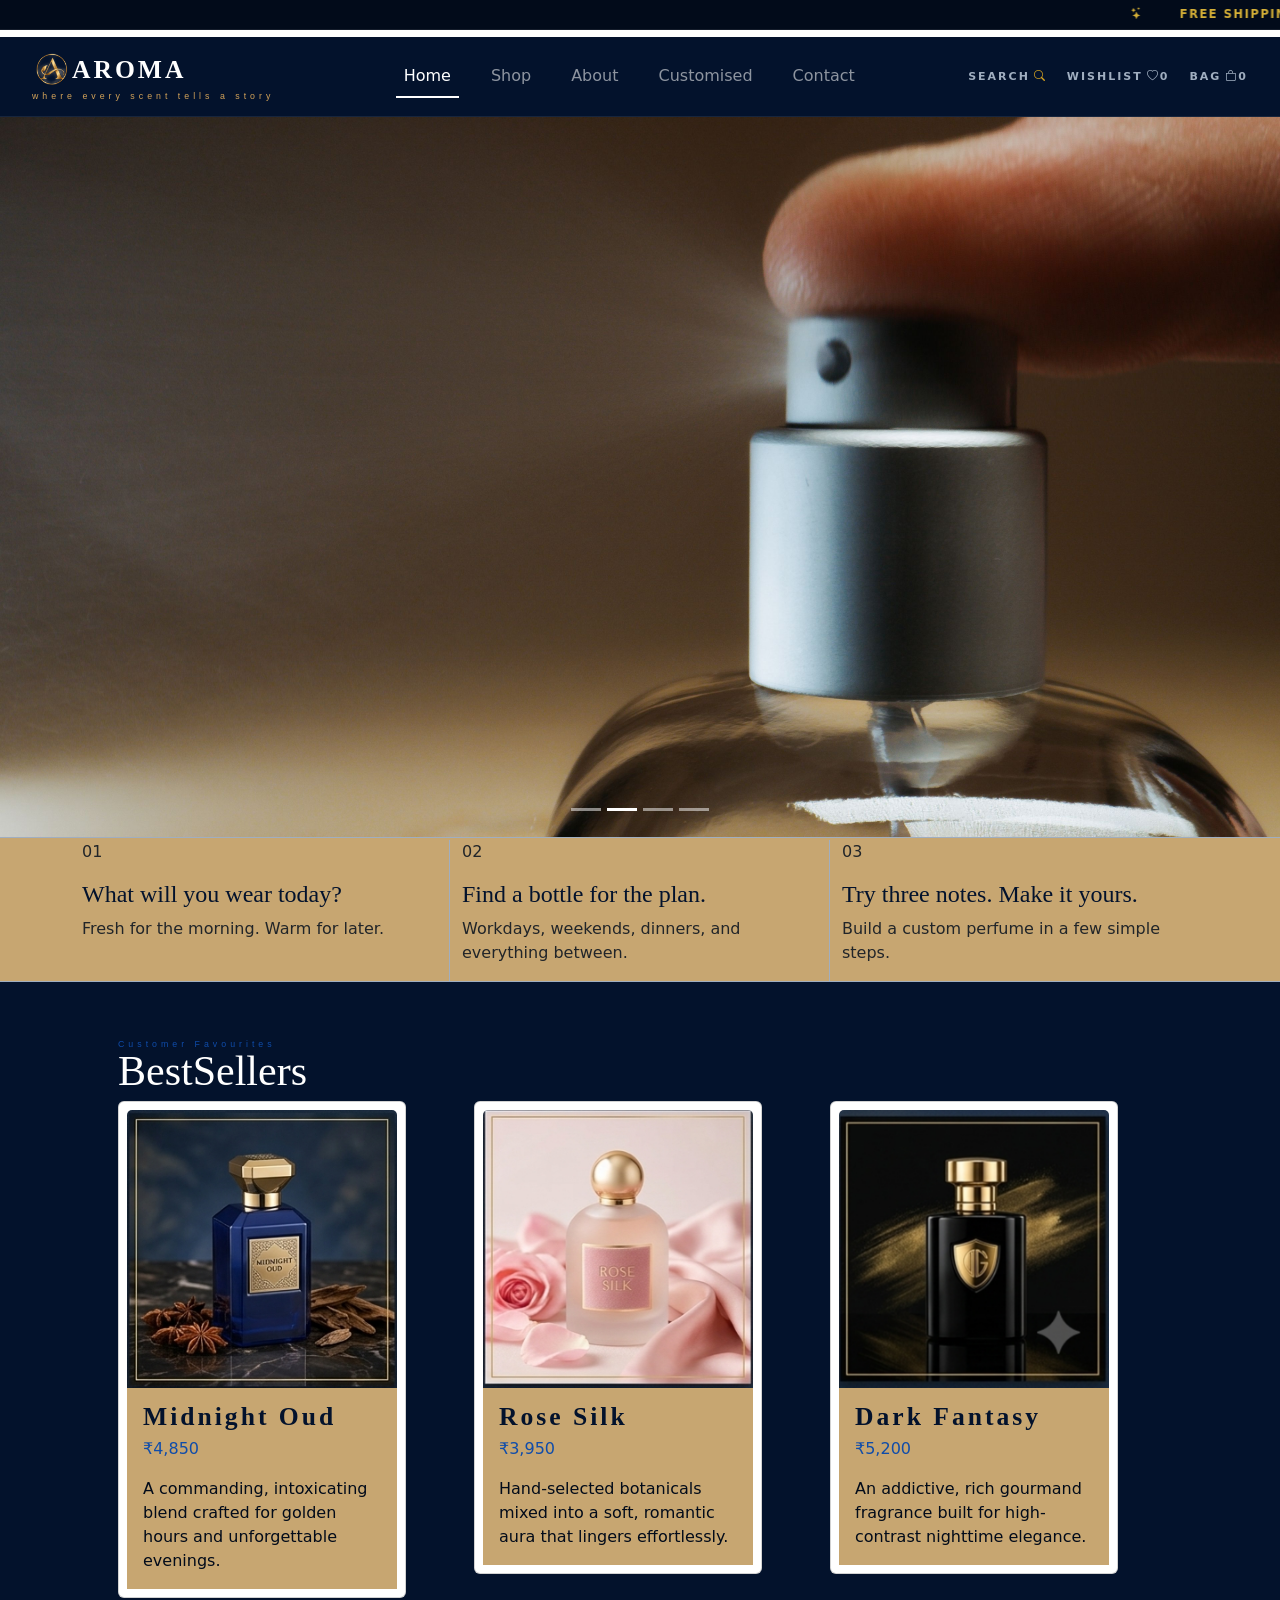
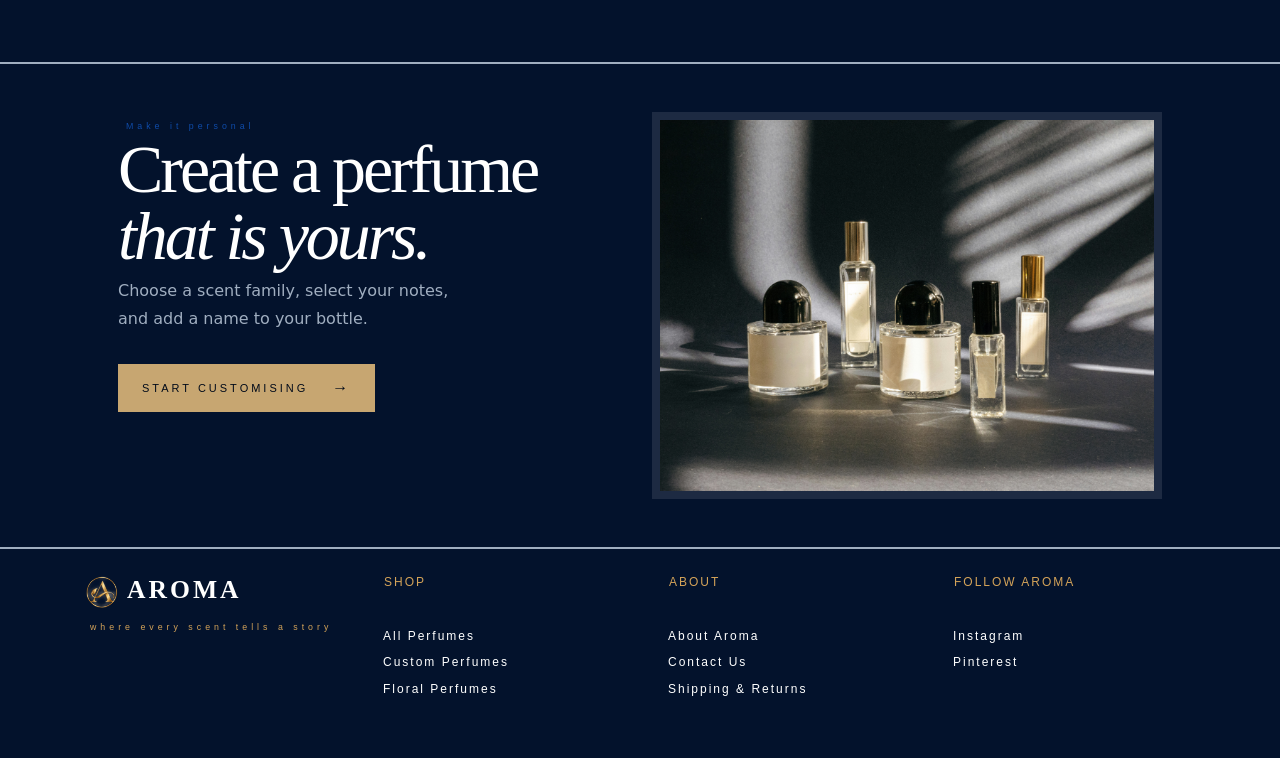
<file: index.html>
<!DOCTYPE html>
<html lang="en">

<head>
    <meta charset="UTF-8">
    <meta name="viewport" content="width=device-width, initial-scale=1.0">
    <title>Aroma Perfumes</title>
    <link href="css/style.css" rel="stylesheet">
    <link href="https://cdn.jsdelivr.net/npm/bootstrap@5.3.8/dist/css/bootstrap.min.css" rel="stylesheet"
        integrity="sha384-sRIl4kxILFvY47J16cr9ZwB07vP4J8+LH7qKQnuqkuIAvNWLzeN8tE5YBujZqJLB" crossorigin="anonymous">
    <link rel="stylesheet" href="https://cdn.jsdelivr.net/npm/bootstrap-icons@1.13.1/font/bootstrap-icons.min.css">
    <link href="https://fonts.googleapis.com/css2?family=Pinyon+Script&family=Lato:wght@400;700&display=swap"
        rel="stylesheet">

<body>
    <header>
        <marquee class="marquee">
            <i class="bi bi-stars"></i>
            <span class="mspan">FREE SHIPPING OVER &#8377;150</span>
            <i class="bi bi-stars"></i>
            <span class="mspan">COMPLIMENTARY SAMPLES WITH EVERY ORDER</span>
            <i class="bi bi-stars"></i>
            <span class="mspan">NEW ARRIVALS ARE HERE</span>
            <i class="bi bi-stars"></i>
            <span class="mspan">FREE SHIPPING OVER &#8377;150</span>
            <i class="bi bi-stars"></i>
            <span class="mspan">COMPLIMENTARY SAMPLES WITH EVERY ORDER</span>
            <i class="bi bi-stars"></i>
            <span class="mspan">NEW ARRIVALS ARE HERE</span>
        </marquee>

        <nav class="navbar navbar-expand-lg custom-navbar sticky-top" data-bs-theme="dark">
            <div class="container-fluid custom-nav-container">
                <a class="navbar-brand text-start" href="#">
                    <!-- Top Row: Logo Image + Brand Title -->
                    <div class="brand">
                        <img src="images/logo.png" alt="Aroma" width="40" height="40" class="brand-logo-img" />
                        <span class="brand-title">AROMA</span>
                    </div>

                    <!-- Bottom Row: Subtitle Underneath Both -->
                    <span class="brand-subtitle">where every scent tells a story</span>
                </a>
                <button class="navbar-toggler" type="button" data-bs-toggle="collapse"
                    data-bs-target="#navbarSupportedContent" aria-controls="navbarSupportedContent"
                    aria-expanded="false" aria-label="Toggle navigation">
                    <span class="navbar-toggler-icon"></span>
                </button>
                <div class="collapse navbar-collapse" id="navbarSupportedContent">
                    <ul class="navbar-nav">
                        <li class="nav-item">
                            <a class="nav-link active" aria-current="page" href="index.html">Home</a>
                        </li>
                        <li class="nav-item">
                            <a class="nav-link" href="shop.html">Shop</a>
                        </li>
                        <li class="nav-item">
                            <a class="nav-link" href="about.html">About</a>
                        </li>
                        <li class="nav-item">
                            <a class="nav-link" href="customized.html">Customised</a>
                        </li>
                        <li class="nav-item">
                            <a class="nav-link" href="contact.html">Contact</a>
                        </li>
                    </ul>
                    <div class="header-right">
                        <a href="#" class="header-action-link">
                            Search <i class="bi icon bi-search ms-1"></i>
                        </a>
                        <a href="#" class="header-action-link">
                            Wishlist <i class="bi bi-heart ms-1"></i><span class="badge-count">0</span>
                        </a>
                        <a href="#" class="header-action-link">
                            Bag <i class="bi bi-bag ms-1"></i><span class="badge-count">0</span>
                        </a>
                    </div>
                </div>
            </div>
        </nav>
    </header>
    <main>
        <section>
            <div id="carouselExampleIndicators" class="carousel slide" data-bs-ride="carousel">
                <div class="carousel-indicators">
                    <button type="button" data-bs-target="#carouselExampleIndicators" data-bs-slide-to="0"
                        class="active" aria-current="true" aria-label="Slide 1"></button>
                    <button type="button" data-bs-target="#carouselExampleIndicators" data-bs-slide-to="1"
                        aria-label="Slide 2"></button>
                    <button type="button" data-bs-target="#carouselExampleIndicators" data-bs-slide-to="2"
                        aria-label="Slide 3"></button>
                    <button type="button" data-bs-target="#carouselExampleIndicators" data-bs-slide-to="3"
                        aria-label="Slide 4"></button>
                </div>
                <div class="carousel-inner">
                    <div class="carousel-item active" data-bs-interval="1500">
                        <img src="images/slider 4.jpg" class="d-block w-100">
                    </div>
                    <div class="carousel-item" data-bs-interval="1500">
                        <img src="images/slider 2.jpg" class="d-block w-100">
                    </div>
                    <div class="carousel-item" data-bs-interval="1500">
                        <img src="images/slider 3.jpg" class="d-block w-100">
                    </div>
                    <div class="carousel-item" data-bs-interval="1500">
                        <img src="images/slider 1.jpg" class="d-block w-100">
                    </div>
                </div>
            </div>
        </section>
        <section class=" custom_section">
            <div class="container">
                <div class="row">
                    <div class="col-md-4 custom_column cust_col ">
                        <p>01</p>
                        <h4>What will you wear today?</h4>
                        <p>Fresh for the morning. Warm for later.</p>
                    </div>
                    <div class="col-md-4 custom_column cust_col">
                        <p>02</p>
                        <h4>Find a bottle for the plan.</h4>
                        <p>Workdays, weekends, dinners, and everything between.</p>
                    </div>
                    <div class="col-md-4 cust_col">
                        <p>03</p>
                        <h4>Try three notes. Make it yours.</h4>
                        <p>Build a custom perfume in a few simple steps.</p>
                    </div>
                </div>
            </div>
        </section>

        <section class="bestsellers_section">
            <div class="container p-5">
                <div class="row">
                    <span class="hero-subtitle">Customer Favourites</span>
                    <h4 class="bestsellers_title mb-2">BestSellers</h4>
                    <div class="col-md-4">
                        <div class="card perfume-card mb-3" style="width: 18rem;">
                            <img src="images/Midnight Oud.png" class="card-img-top" alt="card1">
                            <div class="card-body">
                                <h5 class="card-title">Midnight Oud  </h5><p> &#8377;4,850</p>
                                <p class="card-text">A commanding, intoxicating blend crafted for golden hours and unforgettable evenings.</p>
                            </div>
                        </div>
                    </div>
                    <div class="col-md-4">
                        <div class="card perfume-card mb-3" style="width: 18rem;">
                            <img src="images/Rose Silk.png" class="card-img-top" alt="card2">
                            <div class="card-body">
                                <h5 class="card-title">Rose Silk  </h5><p>&#8377;3,950</p>
                                <p class="card-text">Hand-selected botanicals mixed into a soft, romantic aura that lingers effortlessly.</p>
                            </div>
                        </div>
                    </div>
                    <div class="col-md-4">
                        <div class="card perfume-card mb-3" style="width: 18rem;">
                            <img src="images/black.png" class="card-img-top" alt="card3">
                            <div class="card-body">
                                <h5 class="card-title">Dark Fantasy  </h5><p>&#8377;5,200</p>
                                <p class="card-text">An addictive, rich gourmand fragrance built for high-contrast nighttime elegance.</p>
                            </div>
                        </div>
                    </div>
        </section>

        <section class="customised_section">
            <div class="container p-5">
                <div class="row">
                    <div class="col-md-6">
                        <span class="hero-subtitle">Make it personal</span>
                        <h4 class="customised_h4">Create a perfume <br> <span class="italic-text">that is yours.</span></h4>
                        <p>Choose a scent family, select your notes, and add a name to your bottle.</p>
                        <a href="customized.html" class="button button-ivory" href="customized.html">START CUSTOMISING<span class="arrow">&rarr;</span></a>
                    </div>
                    <div class="col-md-6">
                        <img src="images/Customised.jpg" class="img-fluid customised_img"/>
                    </div>
                </div>
        </section>
    </main>
    <footer>
        <section class="footer-section p-4">
            <div class="container">
                <div class="row">
                    <div class="col-md-3">
                        <div class="footer-brand">
                            <img src="images/logo.png" alt="Aroma" width="40" height="40" class="brand-logo-img" />
                            <span class="footer-brand-title">AROMA</span>
                        </div>

                        <span class="brand-subtitle">where every scent tells a story</span>
                    </div>
                    <div class="col-md-3 ">
                        <p class= "footerp">   SHOP</p>
                        <ul class="footer-list list-unstyled p-3">
                            <a href="shop.html" class="anchor" target="_blank"><li>All Perfumes</li></a>
                            <a href="customized.html" class="anchor" target="_blank"><li>Custom Perfumes</li></a>
                            <a><li>Floral Perfumes</li></a>
                        </ul>
                    </div>
                    <div class="col-md-3">
                        <p class= "footerp">   ABOUT</p>
                        <ul class="footer-list list-unstyled p-3">
                            <a href="about.html" class="anchor" target="_blank"><li>About Aroma</li></a>
                            <a href="contact.html" class="anchor" target="_blank"><li>Contact Us</li></a>
                            <a><li>Shipping & Returns</li></a>
                        </ul>
                    </div>
                    <div class="col-md-3">
                        <p class= "footerp">   FOLLOW AROMA</p>
                        <ul class="footer-list list-unstyled p-3">
                            <a href="https://www.instagram.com" class="anchor" target="_blank"><li>Instagram</li></a>
                            <a href="https://www.pinterest.com" class="anchor" target="_blank"><li>Pinterest</li></a>
                        </ul>
                    </div>
                </div>
            </div>
        </section>
    </footer>
    <script src="https://cdn.jsdelivr.net/npm/bootstrap@5.3.8/dist/js/bootstrap.bundle.min.js"
        integrity="sha384-FKyoEForCGlyvwx9Hj09JcYn3nv7wiPVlz7YYwJrWVcXK/BmnVDxM+D2scQbITxI"
        crossorigin="anonymous"></script>
</body>

</html>
</file>
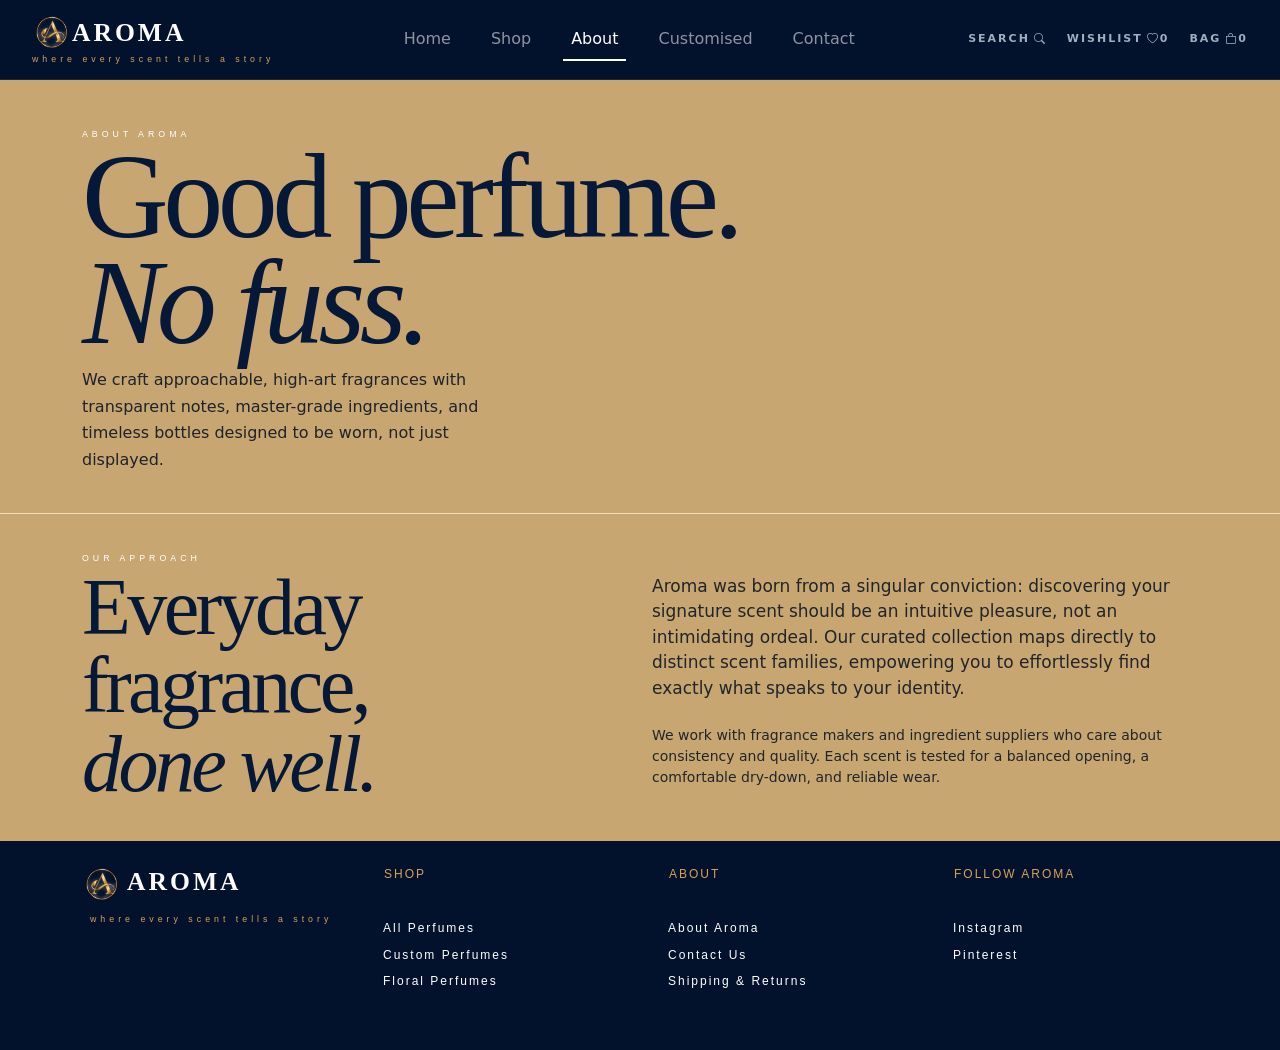
<file: about.html>
<!DOCTYPE html>
<html lang="en">
<head>
    <meta charset="UTF-8">
    <meta name="viewport" content="width=device-width, initial-scale=1.0">
    <title>About</title>
     <link href="css/style.css" rel="stylesheet">
     <link href="css/about.css" rel="stylesheet">
    <link href="https://cdn.jsdelivr.net/npm/bootstrap@5.3.8/dist/css/bootstrap.min.css" rel="stylesheet" integrity="sha384-sRIl4kxILFvY47J16cr9ZwB07vP4J8+LH7qKQnuqkuIAvNWLzeN8tE5YBujZqJLB" crossorigin="anonymous">
    <link rel="stylesheet" href="https://cdn.jsdelivr.net/npm/bootstrap-icons@1.13.1/font/bootstrap-icons.min.css">
    <link href="https://fonts.googleapis.com/css2?family=Pinyon+Script&family=Lato:wght@400;700&display=swap" rel="stylesheet">
</head>
<body>
    <header>
        <nav class="navbar navbar-expand-lg custom-navbar sticky-top" data-bs-theme="dark">
            <div class="container-fluid custom-nav-container">
                <a class="navbar-brand text-start" href="#">
                <!-- Top Row: Logo Image + Brand Title -->
                <div class="brand">
                    <img src="images/logo.png" alt="Aroma" width="40" height="40" class="brand-logo-img" />
                    <span class="brand-title">AROMA</span>
                </div>
                
                <!-- Bottom Row: Subtitle Underneath Both -->
                <span class="brand-subtitle">where every scent tells a story</span>
                </a>
                <button class="navbar-toggler" type="button" data-bs-toggle="collapse"
                    data-bs-target="#navbarSupportedContent" aria-controls="navbarSupportedContent"
                    aria-expanded="false" aria-label="Toggle navigation">
                    <span class="navbar-toggler-icon"></span>
                </button>
                <div class="collapse navbar-collapse" id="navbarSupportedContent">
                    <ul class="navbar-nav">
                        <li class="nav-item">
                            <a class="nav-link" aria-current="page" href="index.html">Home</a>
                        </li>
                        <li class="nav-item">
                            <a class="nav-link" href="shop.html">Shop</a>
                        </li>
                        <li class="nav-item">
                            <a class="nav-link active" href="about.html">About</a>
                        </li>
                        <li class="nav-item">
                            <a class="nav-link" href="customized.html">Customised</a>
                        </li>
                        <li class="nav-item">
                            <a class="nav-link" href="contact.html">Contact</a>
                        </li>
                    </ul>
                    <div class="header-right">
                    <a href="#" class="header-action-link">
                        Search <i class="bi bi-search ms-1"></i>
                    </a>
                    <a href="#" class="header-action-link">
                        Wishlist <i class="bi bi-heart ms-1"></i><span class="badge-count">0</span>
                    </a>
                    <a href="#" class="header-action-link">
                        Bag <i class="bi bi-bag ms-1"></i><span class="badge-count">0</span>
                    </a>
                    </div>
                </div>
            </div>
        </nav>
    </header>
    <main>
         <section class="about-section">
            <div class="container abt-container">
                <div class="row">
                    <div class="col-md-12">
                        <span class="about-subtitle">ABOUT AROMA</span>
                        <h1 class="about_h4">Good perfume.<br><span class="italic-text">No fuss.</span></h1>
                        <p>We craft approachable, high-art fragrances with transparent notes, master-grade ingredients, and timeless bottles designed to be worn, not just displayed.</p>
                    </div>
                </div>
                </div>
                </section>
                <section class="approach-section">
                    <div class="container apprch-container">
                        <div class="row">
                            <div class="col-md-6">
                                <span class="approach-subtitle">OUR APPROACH</span>
                                <h2 class="approach-title">
                                    Everyday <br> fragrance,<br>
                                    <span class="italic-text">done well.</span>
                                 </h2>

                            </div>
                            <div class="col-md-6 apprch-para">
                                <p class="mb-4 para1">Aroma was born from a singular conviction: discovering your signature scent should be an intuitive pleasure, not an intimidating ordeal. Our curated collection maps directly to distinct scent families, empowering you to effortlessly find exactly what speaks to your identity.</p>

                                <p class="para2">We work with fragrance makers and ingredient suppliers who care about consistency and quality. Each scent is tested for a balanced opening, a comfortable dry-down, and reliable wear.</p>
                            </div>
                        </div>
                    </div>
                </section>
    </main>
    <footer>
        <section class="footer-section p-4">
            <div class="container">
                <div class="row">
                    <div class="col-md-3">
                        <div class="footer-brand">
                            <img src="images/logo.png" alt="Aroma" width="40" height="40" class="brand-logo-img" />
                            <span class="footer-brand-title">AROMA</span>
                        </div>

                        <span class="brand-subtitle">where every scent tells a story</span>
                    </div>
                    <div class="col-md-3 ">
                        <p class= "footerp">   SHOP</p>
                        <ul class="footer-list list-unstyled p-3">
                            <a href="shop.html" class="anchor" target="_blank"><li>All Perfumes</li></a>
                            <a href="customized.html" class="anchor" target="_blank"><li>Custom Perfumes</li></a>
                            <a><li>Floral Perfumes</li></a>
                        </ul>
                    </div>
                    <div class="col-md-3">
                        <p class= "footerp">   ABOUT</p>
                        <ul class="footer-list list-unstyled p-3">
                            <a href="about.html" class="anchor" target="_blank"><li>About Aroma</li></a>
                            <a href="contact.html" class="anchor" target="_blank"><li>Contact Us</li></a>
                            <a><li>Shipping & Returns</li></a>
                        </ul>
                    </div>
                    <div class="col-md-3">
                        <p class= "footerp">   FOLLOW AROMA</p>
                        <ul class="footer-list list-unstyled p-3">
                            <a href="https://www.instagram.com" class="anchor" target="_blank"><li>Instagram</li></a>
                            <a href="https://www.pinterest.com" class="anchor" target="_blank"><li>Pinterest</li></a>
                        </ul>
                    </div>
                </div>
            </div>
        </section>
    </footer>
    <script src="https://cdn.jsdelivr.net/npm/bootstrap@5.3.8/dist/js/bootstrap.bundle.min.js" integrity="sha384-FKyoEForCGlyvwx9Hj09JcYn3nv7wiPVlz7YYwJrWVcXK/BmnVDxM+D2scQbITxI" crossorigin="anonymous"></script>
</body>
</html>
</file>
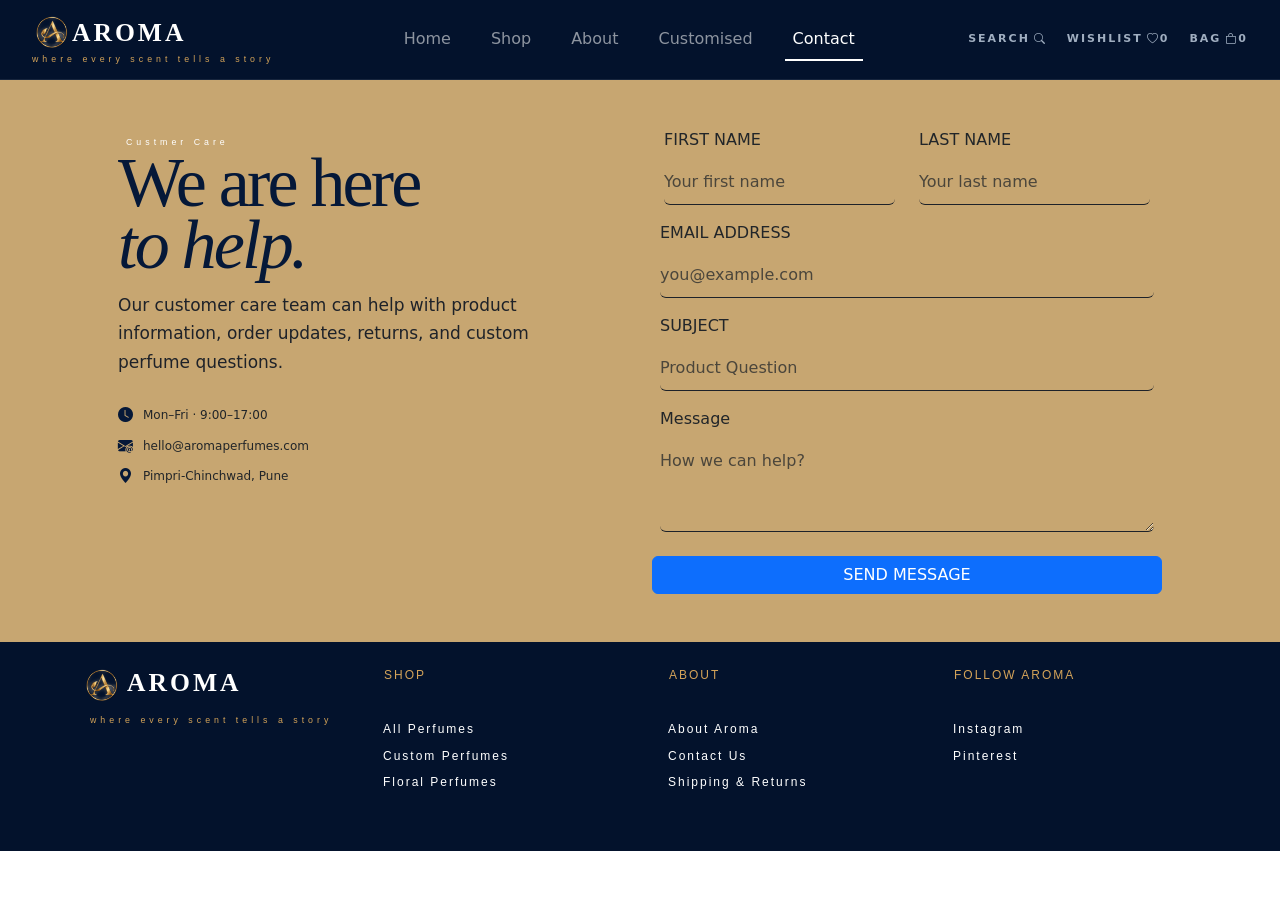
<file: contact.html>
<!DOCTYPE html>
<html lang="en">

<head>
    <meta charset="UTF-8">
    <meta name="viewport" content="width=device-width, initial-scale=1.0">
    <title>Contact</title>
    <link href="css/style.css" rel="stylesheet">
    <link href="css/contact.css" rel="stylesheet">
    <link href="https://cdn.jsdelivr.net/npm/bootstrap@5.3.8/dist/css/bootstrap.min.css" rel="stylesheet"
        integrity="sha384-sRIl4kxILFvY47J16cr9ZwB07vP4J8+LH7qKQnuqkuIAvNWLzeN8tE5YBujZqJLB" crossorigin="anonymous">
    <link rel="stylesheet" href="https://cdn.jsdelivr.net/npm/bootstrap-icons@1.13.1/font/bootstrap-icons.min.css">
    <link href="https://fonts.googleapis.com/css2?family=Pinyon+Script&family=Lato:wght@400;700&display=swap"
        rel="stylesheet">
</head>

<body class="body-footer">
    <header>
        <nav class="navbar navbar-expand-lg custom-navbar sticky-top" data-bs-theme="dark">
            <div class="container-fluid custom-nav-container">
                <a class="navbar-brand text-start" href="#">
                    <!-- Top Row: Logo Image + Brand Title -->
                    <div class="brand">
                        <img src="images/logo.png" alt="Aroma" width="40" height="40" class="brand-logo-img" />
                        <span class="brand-title">AROMA</span>
                    </div>

                    <!-- Bottom Row: Subtitle Underneath Both -->
                    <span class="brand-subtitle">where every scent tells a story</span>
                </a>
                <button class="navbar-toggler" type="button" data-bs-toggle="collapse"
                    data-bs-target="#navbarSupportedContent" aria-controls="navbarSupportedContent"
                    aria-expanded="false" aria-label="Toggle navigation">
                    <span class="navbar-toggler-icon"></span>
                </button>
                <div class="collapse navbar-collapse" id="navbarSupportedContent">
                    <ul class="navbar-nav">
                        <li class="nav-item">
                            <a class="nav-link " aria-current="page" href="index.html">Home</a>
                        </li>
                        <li class="nav-item">
                            <a class="nav-link" href="shop.html">Shop</a>
                        </li>
                        <li class="nav-item">
                            <a class="nav-link" href="about.html">About</a>
                        </li>
                        <li class="nav-item">
                            <a class="nav-link" href="customized.html">Customised</a>
                        </li>
                        <li class="nav-item">
                            <a class="nav-link active" href="contact.html">Contact</a>
                        </li>
                    </ul>
                    <div class="header-right">
                        <a href="#" class="header-action-link">
                            Search <i class="bi bi-search ms-1"></i>
                        </a>
                        <a href="#" class="header-action-link">
                            Wishlist <i class="bi bi-heart ms-1"></i><span class="badge-count">0</span>
                        </a>
                        <a href="#" class="header-action-link">
                            Bag <i class="bi bi-bag ms-1"></i><span class="badge-count">0</span>
                        </a>
                    </div>
                </div>
            </div>
        </nav>
    </header>
    <main>
        <section class="contact-section">
            <div class="container p-5">
                <div class="row">
                    <div class="col-md-6 mb-3">
                        <span class="contact-subtitle">Custmer Care</span>
                        <h2 class="contact_h2">We are here<br><span class="italic-text"> to help.</span></h2>
                        <p>Our customer care team can help with product information, order updates, returns, and custom
                            perfume questions.</p>
                        <span class="c_details mb-2"><i class="bi symbols bi-clock-fill"></i> Mon–Fri ·
                            9:00–17:00</span>
                        <span class="c_details mb-2"><i class="bi symbols bi-envelope-at-fill"></i>
                            hello@aromaperfumes.com</span>
                        <span class="c_details mb-2"><i class="bi symbols bi-geo-alt-fill"></i> Pimpri-Chinchwad,
                            Pune</span>
                    </div>
                    <div class="col-md-6">
                        <form class="contact-form" onsubmit="return validate()">
                            <div class="container">
                                <div class="row">
                                    <div class="col-md-6">
                                        <div class="mb-2">
                                            <label for="f_name" class="form-label">FIRST NAME</label>
                                            <input type="text" class="form-control" id="f_name"
                                                placeholder="Your first name">
                                            <span class="text-danger" id="f_nameerror"></span>
                                        </div>
                                    </div>
                                    <div class="col-md-6">
                                        <div class="mb-2">
                                            <label for="l_name" class="form-label">LAST NAME</label>
                                            <input type="text" class="form-control" id="l_name"
                                                placeholder="Your last name">
                                            <span class="text-danger" id="l_nameerror"></span>
                                        </div>
                                    </div>
                                </div>
                            </div>
                            <div class=" p-2">
                                <label for="email" class="form-label">EMAIL ADDRESS</label>
                                <input type="email" class="form-control" id="email" placeholder="you@example.com">
                                <span class="text-danger" id="emailerror"></span>
                            </div>
                            <div class=" p-2">
                                <label for="subject" class="form-label">SUBJECT</label>
                                <input type="text" class="form-control" id="subject" placeholder="Product Question">
                                <span class="text-danger" id="subjecterror"></span>
                            </div>
                            <div class="mb-3 p-2">
                                <label class="mb-2" for="message" class="form-label mb-1">Message</label>
                                <br>
                                <textarea id="message" name="message" class="form-control" rows="3"
                                    placeholder="How we can help?"></textarea>
                                <span class="text-danger" id="msgerror"></span>
                            </div>
                            <button type="submit" class="btn btn-primary w-100">
                                SEND MESSAGE
                            </button>
                        </form>
                    </div>
                </div>
            </div>
        </section>
        <script>
            function validate() {
                //Get form values
                const f_name = document.getElementById("f_name").value.trim();
                const l_name = document.getElementById("l_name").value.trim();
                const email = document.getElementById("email").value.trim();
                const subject = document.getElementById("subject").value.trim();
                const message = document.getElementById("message").value.trim();

                //Error Spans
                const f_nameerror = document.getElementById("f_nameerror");
                const l_nameerror = document.getElementById("l_nameerror");
                const emailerror = document.getElementById("emailerror");
                const subjecterror = document.getElementById("subjecterror");
                const msgerror = document.getElementById("msgerror");

                //Clean previous messages
                f_nameerror.textContent = "";
                l_nameerror.textContent = "";
                emailerror.textContent = "";
                subjecterror.textContent = "";
                msgerror.textContent = "";

                let isvalid = true;

                //Validate fields
                //f_name
                if (f_name === "") {
                    f_nameerror.textContent = "Please enter your first name.";
                    isvalid = false;
                }
                else if (f_name.length < 3) {
                    f_nameerror.textContent = "Please enter at least 3 characters."
                    isvalid = false;
                }

                //l_name
                if (l_name === "") {
                    l_nameerror.textContent = "Please enter your last name.";
                    isvalid = false;
                }
                else if (l_name.length < 3) {
                    l_nameerror.textContent = "Please enter at least 3 characters."
                    isvalid = false;
                }

                //email
                if (email === "") {
                    emailerror.textContent = "Please enter your email.";
                    isvalid = false;
                }
                else if (!/^[a-zA-Z0-9._%+-]+@[a-zA-Z0-9.-]+\.[a-zA-Z]{2,}$/.test(email)) {
                    emailerror.textContent = "Please enter a valid email.";
                    isvalid = false;
                }

                //subject
                if (subject === "") {
                    subjecterror.textContent = "Please enter your subject.";
                    isvalid = false;
                }

                //message
                if (message === "") {
                    msgerror.textContent = "Please enter the message.";
                    isvalid = false;
                }

                if (isvalid) {
                    alert("Message Sent Successfully");
                }

                return isvalid;
            }
        </script>
    </main>
    <footer>
        <section class="footer-section p-4">
            <div class="container">
                <div class="row">
                    <div class="col-md-3">
                        <div class="footer-brand">
                            <img src="images/logo.png" alt="Aroma" width="40" height="40" class="brand-logo-img" />
                            <span class="footer-brand-title">AROMA</span>
                        </div>

                        <span class="brand-subtitle">where every scent tells a story</span>
                    </div>
                    <div class="col-md-3 ">
                        <p class="footerp"> SHOP</p>
                        <ul class="footer-list list-unstyled p-3">
                            <a href="shop.html" class="anchor" target="_blank">
                                <li>All Perfumes</li>
                            </a>
                            <a href="customized.html" class="anchor" target="_blank">
                                <li>Custom Perfumes</li>
                            </a>
                            <a>
                                <li>Floral Perfumes</li>
                            </a>
                        </ul>
                    </div>
                    <div class="col-md-3">
                        <p class="footerp"> ABOUT</p>
                        <ul class="footer-list list-unstyled p-3">
                            <a href="about.html" class="anchor" target="_blank">
                                <li>About Aroma</li>
                            </a>
                            <a href="contact.html" class="anchor" target="_blank">
                                <li>Contact Us</li>
                            </a>
                            <a>
                                <li>Shipping & Returns</li>
                            </a>
                        </ul>
                    </div>
                    <div class="col-md-3">
                        <p class="footerp"> FOLLOW AROMA</p>
                        <ul class="footer-list list-unstyled p-3">
                            <a href="https://www.instagram.com" class="anchor" target="_blank">
                                <li>Instagram</li>
                            </a>
                            <a href="https://www.pinterest.com" class="anchor" target="_blank">
                                <li>Pinterest</li>
                            </a>
                        </ul>
                    </div>
                </div>
            </div>
        </section>
    </footer>
    <script src="https://cdn.jsdelivr.net/npm/bootstrap@5.3.8/dist/js/bootstrap.bundle.min.js"
        integrity="sha384-FKyoEForCGlyvwx9Hj09JcYn3nv7wiPVlz7YYwJrWVcXK/BmnVDxM+D2scQbITxI"
        crossorigin="anonymous"></script>
</body>

</html>
</file>
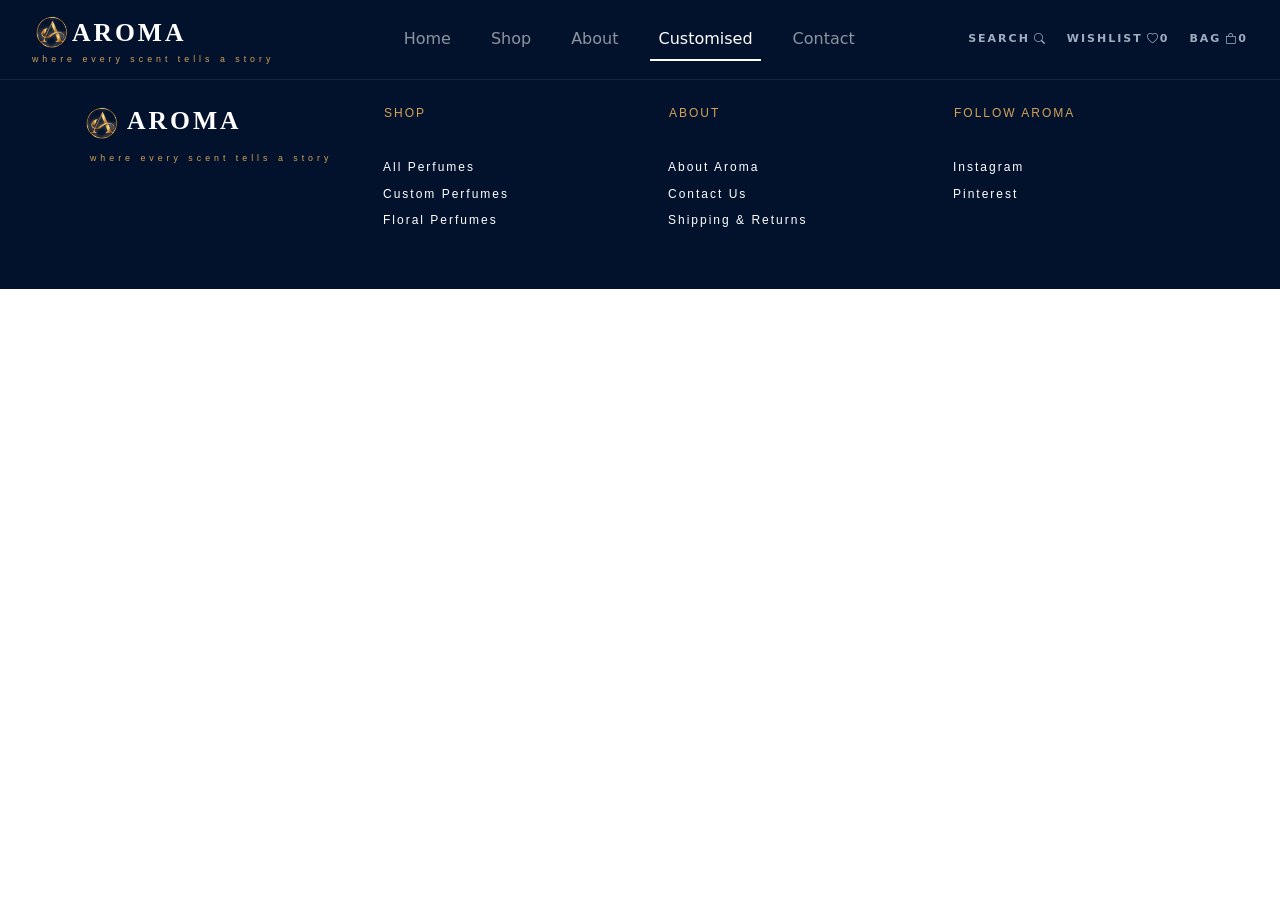
<file: customized.html>
<!DOCTYPE html>
<html lang="en">
<head>
    <meta charset="UTF-8">
    <meta name="viewport" content="width=device-width, initial-scale=1.0">
    <title>Customised</title>
     <link href="css/style.css" rel="stylesheet">
    <link href="https://cdn.jsdelivr.net/npm/bootstrap@5.3.8/dist/css/bootstrap.min.css" rel="stylesheet" integrity="sha384-sRIl4kxILFvY47J16cr9ZwB07vP4J8+LH7qKQnuqkuIAvNWLzeN8tE5YBujZqJLB" crossorigin="anonymous">
    <link rel="stylesheet" href="https://cdn.jsdelivr.net/npm/bootstrap-icons@1.13.1/font/bootstrap-icons.min.css">
    <link href="https://fonts.googleapis.com/css2?family=Pinyon+Script&family=Lato:wght@400;700&display=swap" rel="stylesheet">
</head>
<body>
    <header>
        <nav class="navbar navbar-expand-lg custom-navbar sticky-top" data-bs-theme="dark">
            <div class="container-fluid custom-nav-container">
                <a class="navbar-brand" href="#">
                <!-- Top Row: Logo Image + Brand Title -->
                <div class="brand">
                    <img src="images/logo.png" alt="Aroma" width="40" height="40" class="brand-logo-img" />
                    <span class="brand-title">AROMA</span>
                </div>
                
                <!-- Bottom Row: Subtitle Underneath Both -->
                <span class="brand-subtitle">where every scent tells a story</span>
                </a>
                <button class="navbar-toggler" type="button" data-bs-toggle="collapse"
                    data-bs-target="#navbarSupportedContent" aria-controls="navbarSupportedContent"
                    aria-expanded="false" aria-label="Toggle navigation">
                    <span class="navbar-toggler-icon"></span>
                </button>
                <div class="collapse navbar-collapse" id="navbarSupportedContent">
                    <ul class="navbar-nav">
                        <li class="nav-item">
                            <a class="nav-link " aria-current="page" href="index.html">Home</a>
                        </li>
                        <li class="nav-item">
                            <a class="nav-link" href="shop.html">Shop</a>
                        </li>
                        <li class="nav-item">
                            <a class="nav-link" href="about.html">About</a>
                        </li>
                        <li class="nav-item">
                            <a class="nav-link active" href="customized.html">Customised</a>
                        </li>
                        <li class="nav-item">
                            <a class="nav-link" href="contact.html">Contact</a>
                        </li>
                    </ul>
                    <div class="header-right">
                    <a href="#" class="header-action-link">
                        Search <i class="bi bi-search ms-1"></i>
                    </a>
                    <a href="#" class="header-action-link">
                        Wishlist <i class="bi bi-heart ms-1"></i><span class="badge-count">0</span>
                    </a>
                    <a href="#" class="header-action-link">
                        Bag <i class="bi bi-bag ms-1"></i><span class="badge-count">0</span>
                    </a>
                    </div>
                </div>
            </div>
        </nav>
    </header>
    <footer>
        <section class="footer-section p-4">
            <div class="container">
                <div class="row">
                    <div class="col-md-3">
                        <div class="footer-brand">
                            <img src="images/logo.png" alt="Aroma" width="40" height="40" class="brand-logo-img" />
                            <span class="footer-brand-title">AROMA</span>
                        </div>

                        <span class="brand-subtitle">where every scent tells a story</span>
                    </div>
                    <div class="col-md-3 ">
                        <p class= "footerp">   SHOP</p>
                        <ul class="footer-list list-unstyled p-3">
                            <a href="shop.html" class="anchor" target="_blank"><li>All Perfumes</li></a>
                            <a href="customized.html" class="anchor" target="_blank"><li>Custom Perfumes</li></a>
                            <a><li>Floral Perfumes</li></a>
                        </ul>
                    </div>
                    <div class="col-md-3">
                        <p class= "footerp">   ABOUT</p>
                        <ul class="footer-list list-unstyled p-3">
                            <a href="about.html" class="anchor" target="_blank"><li>About Aroma</li></a>
                            <a href="contact.html" class="anchor" target="_blank"><li>Contact Us</li></a>
                            <a><li>Shipping & Returns</li></a>
                        </ul>
                    </div>
                    <div class="col-md-3">
                        <p class= "footerp">   FOLLOW AROMA</p>
                        <ul class="footer-list list-unstyled p-3">
                            <a href="https://www.instagram.com" class="anchor" target="_blank"><li>Instagram</li></a>
                            <a href="https://www.pinterest.com" class="anchor" target="_blank"><li>Pinterest</li></a>
                        </ul>
                    </div>
                </div>
            </div>
        </section>
    </footer>
    <script src="https://cdn.jsdelivr.net/npm/bootstrap@5.3.8/dist/js/bootstrap.bundle.min.js" integrity="sha384-FKyoEForCGlyvwx9Hj09JcYn3nv7wiPVlz7YYwJrWVcXK/BmnVDxM+D2scQbITxI" crossorigin="anonymous"></script>
</body>
</html>
</file>
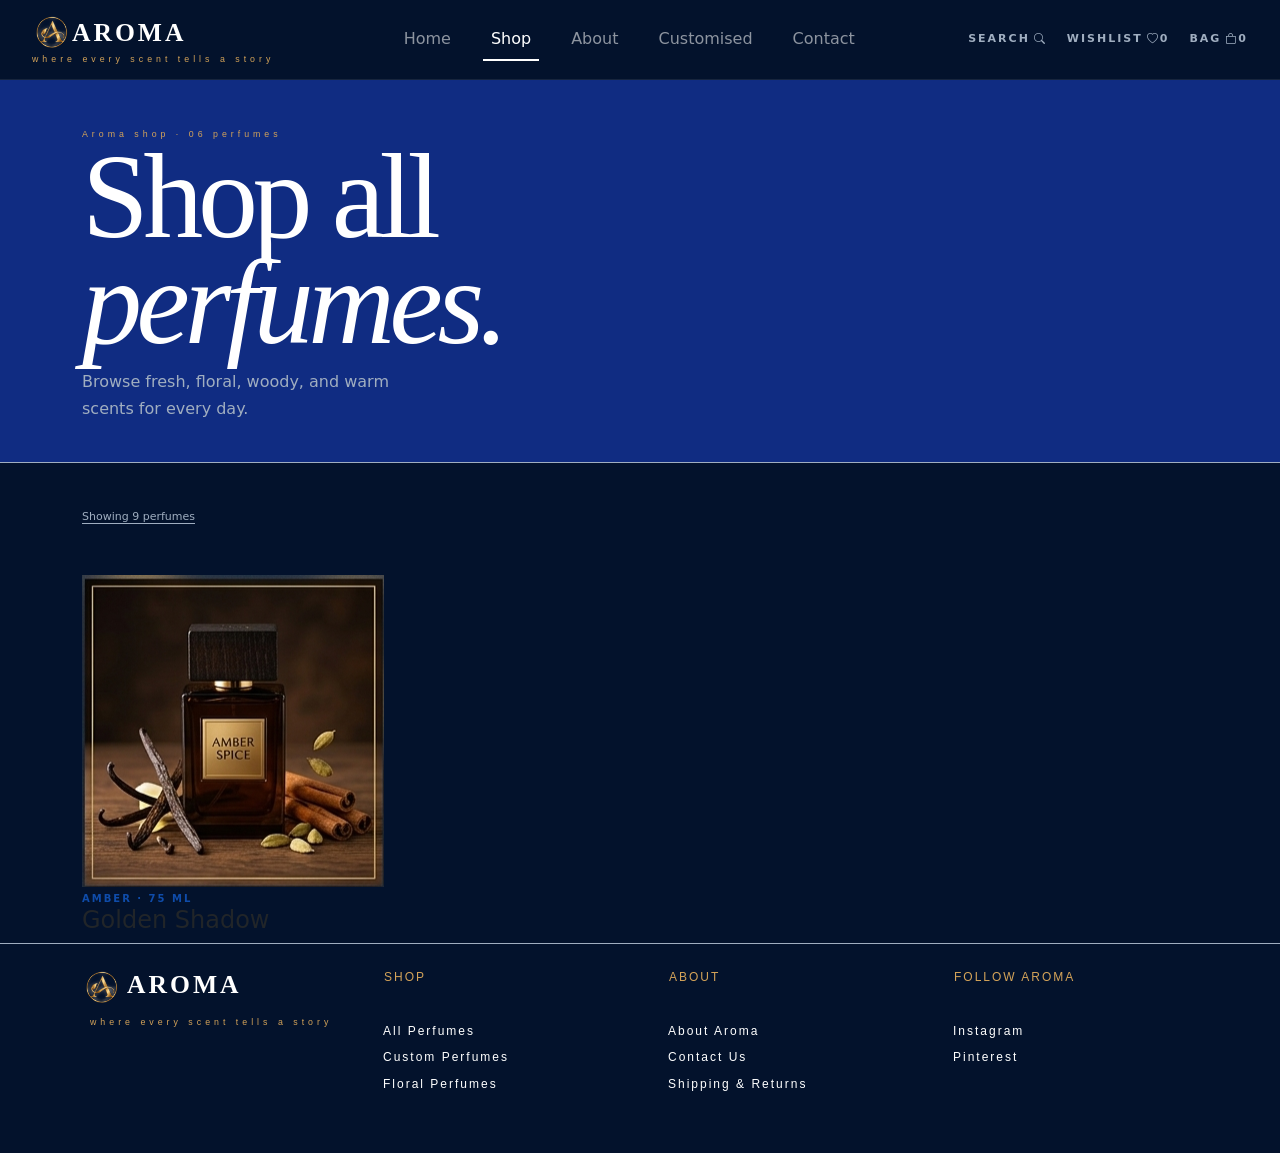
<file: shop.html>
<!DOCTYPE html>
<html lang="en">
<head>
    <meta charset="UTF-8">
    <meta name="viewport" content="width=device-width, initial-scale=1.0">
    <title>Shop</title>
    <link href="css/style.css" rel="stylesheet">
    <link href="css/shop.css" rel="stylesheet">
    <link href="https://cdn.jsdelivr.net/npm/bootstrap@5.3.8/dist/css/bootstrap.min.css" rel="stylesheet" integrity="sha384-sRIl4kxILFvY47J16cr9ZwB07vP4J8+LH7qKQnuqkuIAvNWLzeN8tE5YBujZqJLB" crossorigin="anonymous">
    <link rel="stylesheet" href="https://cdn.jsdelivr.net/npm/bootstrap-icons@1.13.1/font/bootstrap-icons.min.css">
    <link href="https://fonts.googleapis.com/css2?family=Pinyon+Script&family=Lato:wght@400;700&display=swap" rel="stylesheet">
</head>
<body>
    <header>
        <nav class="navbar navbar-expand-lg custom-navbar sticky-top" data-bs-theme="dark">
            <div class="container-fluid custom-nav-container">
                <a class="navbar-brand" href="#">
                <!-- Top Row: Logo Image + Brand Title -->
                <div class="brand">
                    <img src="images/logo.png" alt="Aroma" width="40" height="40" class="brand-logo-img" />
                    <span class="brand-title">AROMA</span>
                </div>
                
                <!-- Bottom Row: Subtitle Underneath Both -->
                <span class="brand-subtitle">where every scent tells a story</span>
                </a>
                <button class="navbar-toggler" type="button" data-bs-toggle="collapse"
                    data-bs-target="#navbarSupportedContent" aria-controls="navbarSupportedContent"
                    aria-expanded="false" aria-label="Toggle navigation">
                    <span class="navbar-toggler-icon"></span>
                </button>
                <div class="collapse navbar-collapse" id="navbarSupportedContent">
                    <ul class="navbar-nav">
                        <li class="nav-item">
                            <a class="nav-link " aria-current="page" href="index.html">Home</a>
                        </li>
                        <li class="nav-item">
                            <a class="nav-link active" href="shop.html">Shop</a>
                        </li>
                        <li class="nav-item">
                            <a class="nav-link" href="about.html">About</a>
                        </li>
                        <li class="nav-item">
                            <a class="nav-link" href="customized.html">Customised</a>
                        </li>
                        <li class="nav-item">
                            <a class="nav-link" href="contact.html">Contact</a>
                        </li>
                    </ul>
                    <div class="header-right">
                    <a href="#" class="header-action-link">
                        Search <i class="bi bi-search ms-1"></i>
                    </a>
                    <a href="#" class="header-action-link">
                        Wishlist <i class="bi bi-heart ms-1"></i><span class="badge-count">0</span>
                    </a>
                    <a href="#" class="header-action-link">
                        Bag <i class="bi bi-bag ms-1"></i><span class="badge-count">0</span>
                    </a>
                    </div>
                </div>
            </div>
        </nav>
    </header>
    <main>
        <section class="shop-section">
            <div class="container shop-container">
                <div class="row">
                    <div class="col-md-12">
                        <span class="shop-subtitle">Aroma shop · 06 perfumes</span>
                        <h2 class="shop-title">Shop all <br> <span class="italic-text">perfumes.</span></h2>
                        <p>Browse fresh, floral, woody, and warm scents for every day.</p>
                    </div>
                </div>
            </div>
        </section>

        <section class="products-section">
            <div class="container">
                <span class="prod-span">Showing 9 perfumes</span>
                <div class="row">
                    <div class="col-md-4 mt-5">
                        <img src="images/Amber Spice.png" alt="Amber Spice" class="img-fuid"/>
                        <br>
                        <span class="prod-spans">Amber · 75 ml</span>
                        <h4>Golden Shadow</h4>
                    </div>
                    <div class="col-md-4"></div>
                    <div class="col-md-4"></div>
                </div>
            </div>
        </section>
    </main>
    <footer>
        <section class="footer-section p-4">
            <div class="container">
                <div class="row">
                    <div class="col-md-3">
                        <div class="footer-brand">
                            <img src="images/logo.png" alt="Aroma" width="40" height="40" class="brand-logo-img" />
                            <span class="footer-brand-title">AROMA</span>
                        </div>

                        <span class="brand-subtitle">where every scent tells a story</span>
                    </div>
                    <div class="col-md-3 ">
                        <p class= "footerp">   SHOP</p>
                        <ul class="footer-list list-unstyled p-3">
                            <a href="shop.html" class="anchor" target="_blank"><li>All Perfumes</li></a>
                            <a href="customized.html" class="anchor" target="_blank"><li>Custom Perfumes</li></a>
                            <a><li>Floral Perfumes</li></a>
                        </ul>
                    </div>
                    <div class="col-md-3">
                        <p class= "footerp">   ABOUT</p>
                        <ul class="footer-list list-unstyled p-3">
                            <a href="about.html" class="anchor" target="_blank"><li>About Aroma</li></a>
                            <a href="contact.html" class="anchor" target="_blank"><li>Contact Us</li></a>
                            <a><li>Shipping & Returns</li></a>
                        </ul>
                    </div>
                    <div class="col-md-3">
                        <p class= "footerp">   FOLLOW AROMA</p>
                        <ul class="footer-list list-unstyled p-3">
                            <a href="https://www.instagram.com" class="anchor" target="_blank"><li>Instagram</li></a>
                            <a href="https://www.pinterest.com" class="anchor" target="_blank"><li>Pinterest</li></a>
                        </ul>
                    </div>
                </div>
            </div>
        </section>
    </footer>
    <script src="https://cdn.jsdelivr.net/npm/bootstrap@5.3.8/dist/js/bootstrap.bundle.min.js" integrity="sha384-FKyoEForCGlyvwx9Hj09JcYn3nv7wiPVlz7YYwJrWVcXK/BmnVDxM+D2scQbITxI" crossorigin="anonymous"></script>
</body>
</html>
</file>
<file: css/style.css>
/* body styling */
body {
    font-family: 'Montserrat', sans-serif;
    margin: 0;
    padding: 0;
    background-color: #03122c;
    color: #ffffff;
    overflow-x: hidden;
}
/* marquee styling */
.mspan {
    margin-right: 30px;
    margin-left: 30px;
}

.marquee {
    background-color: #020b1a;
    color: #d4af37;
    border-bottom: 1px solid rgba(255, 255, 255, 0.08);
    padding: 6px 0;
    font-size: 0.72rem;
    font-weight: 600;
    letter-spacing: 1.5px;
}

.icon {
    color: goldenrod;
}

/* header styling */
.navbar {
    background-color: #03122c !important;
    border-bottom: 1px solid rgba(255, 255, 255, 0.08);
    padding-top: 16px;
    padding-bottom: 16px;
}

.navbar-nav {
    text-align: center;
    margin-bottom: 8px;
}

.navbar-brand {
    display: inline-flex;
    flex-direction: column;
}

.custom-nav-container {
    width: 100% !important;
    max-width: 100% !important;
    padding-left: 32px !important;
    /* Equivalent to px-3 */
    padding-right: 32px !important;
}

.brand {
    display: flex;
    align-items: center;
    gap: 2;
    padding-left: 8px;
}

.brand-title {
    font-family: 'Cormorant Garamond', serif;
    font-size: 1.6rem;
    font-weight: 600;
    letter-spacing: 3px;
    line-height: 1;
}

.brand-subtitle {
    font-family: 'Jost', sans-serif;
    color: #d4a359;
    font-size: 0.55rem;
    font-weight: 500;
    letter-spacing: 4px;
    padding-left: 8px;
}

.nav-link-custom {
    color: #a0aec0 !important;
    font-size: 11px;
    font-weight: 600;
    letter-spacing: 2px;
    text-transform: uppercase;
    padding: 8px 12px !important;
    transition: color 0.3s ease;
}

.nav-link:hover,
.nav-link.active {
    color: #ffffff !important;
    border-bottom: 2px solid #0f4caa;
}

.nav-link.active {
    border-bottom: 2px solid #ffffff;
}

.header-action-link {
    color: #a0aec0;
    text-decoration: none;
    font-size: 11px;
    font-weight: 600;
    letter-spacing: 2px;
    text-transform: uppercase;
    display: inline-flex;
    align-items: center;
    transition: color 0.3s ease;
}

.header-action-link:hover {
    color: #ffffff;
}

.header-right {
    display: flex;
    align-items: center;
    gap: 20px;
    padding-right: 8px;
}
.custom-nav-container {
    padding-left: 24px !important;
    padding-right: 24px !important;
}

/* custom section styling */
.custom_column {
    border-right: 1px solid #a0aec0;

}

.custom_section {
    padding-top: 2px;
    border-top: 1px solid #a0aec0;
    border-bottom: 1px solid #a0aec0;
    background-color: #c7a671;
}

.cust_col>h4 {
    font-family: 'Times New Roman', Times, serif;
    color: #03122c;
}

.cust_col>h3 {
    font-family: 'Times New Roman', Times, serif;
}

.sec {
    background-color: #03122c;
}

.hero-subtitle {
    font-family: 'Jost', sans-serif;
    color: #0f4caa;
    font-size: 0.55rem;
    font-weight: 500;
    letter-spacing: 4px;
    padding-left: 8px;
    padding-top: 8px;
}

/* bestsellers styling section */
.bestsellers_title {
    font-family: 'Cormorant Garamond', serif;
    font-size: 42px;
    font-weight: 500;
    line-height: 0.98;
    color: white;

}

.bestsellers_section {
    background-color: #03122c;
    border-bottom: 2px solid #a0aec0;
}

.card-body {
    background-color: #c7a671;
}

.card-title {
    font-family: 'Cormorant Garamond', serif;
    font-size: 1.6rem;
    font-weight: 600;
    letter-spacing: 3px;
    line-height: 1;
    color: white;
    line-height: 1;
}

.card-body>h5 {
    color: #03122c;
}

.card-body>p {
    color: #0f4caa;
}

.card-text {
    color: #020b1a !important;
}

.perfume-card {
    background-color: #051838;
    border-radius: 4px;
    padding: 8px;
    height: 100%;
    transition: transform 0.3s ease, border-color 0.3s ease, box-shadow 0.3s ease;
}

.perfume-card:hover {
    transform: translateY(-6px);
    border: 2px solid #d4af37;
    /* Gold Highlight */
    box-shadow: 0 10px 25px rgba(212, 175, 55, 0.12);
}

/* customised section styling */
.customised_section {
    background-color: #03122c;
    border-bottom: 2px solid #a0aec0;
}

.customised_img {
    object-fit: cover;
    border: 8px solid #ffffff1a;
    width: 100%;
    height: 420px;
}

.customised_h4 {
    font-weight: 500;
    font-size: 42px;
    line-height: 0.98;
    font-family: 'Cormorant Garamond', serif;
    letter-spacing: -.045em;
    color: white;
}

.italic-text{
    font-style: italic;
}

.customised_section p {
    color: #a0aec0;
    max-width: 350px;
    margin-bottom: 28px;
    line-height: 1.7;
}

.button-ivory {
    margin-top: 4px;
    color: #020b1a;
    background-color: #c7a671;
    display: inline-flex;
    align-items: center;
    justify-content: center;
    padding: 16px 24px;
    font-family: 'Helvetica Neue', Arial, sans-serif;
    font-size: 11px;           /* Small font size */
    font-weight: 500;
    text-transform: uppercase;
    letter-spacing: 3px;  
    transition: background-color 0.3s ease;
    text-decoration: none;
}

.button-ivory:hover{
    background-color: #d4a359;
}

.button-ivory .arrow{
    margin-left: 24px;
    font-size: 16px;     
    line-height: 1;
}

/* footer section styling */
.footer-section {
    background-color: #03122c;
}

.footer-brand-title {
    font-family: 'Cormorant Garamond', serif;
    font-size: 1.6rem;
    font-weight: 600;
    letter-spacing: 3px;
    line-height: 1;
    color: white;
}

.footerp {
    color: #d4a359;
    font-family: 'Jost', sans-serif;
    color: #d4a359;
    font-size: 0.75rem;
    font-weight: 500;
    letter-spacing: 2px;
    padding-left: 17px;
}

.footer-list {
    color: white !important;
    font-family: Arial, Helvetica, sans-serif;
    font-size: 0.75rem;
    font-weight: 500;
    letter-spacing: 2px;
    line-height: 2.2;
}

.anchor {
    text-decoration: none;
    color: inherit;
}

/* Mobile Responsiveness */
@media (max-width: 991px) {
    .custom-nav-container {
        padding-left: 16px !important;
        padding-right: 16px !important;
    }

    .header-right {
        margin-top: 20px;
        flex-wrap: wrap;
    }

    .customised_h4 {
        font-size: 42px;
    }
}

@media (min-width: 992px) {
    .navbar-nav {
        margin-left: auto;
        /* Centers the nav items on desktop (mx-lg-auto) */
        margin-right: auto;
        margin-bottom: 0;
        /* Resets bottom margin on desktop (mb-lg-0) */
        gap: 24px;
        /* Sets spacing between nav links (gap-lg-4) */
    }

    .customised_h4 {
        font-size: 68px;
    }
}
</file>
<file: css/about.css>
.about-section{
    background-color: #c7a671;
    border-bottom: 1px solid wheat;
}

.abt-container{
    padding-top: 40px;
    padding-bottom: 40px;
}

.italic-text{
    font-style: italic;
}

.about-subtitle{
    font-family: 'Jost', sans-serif;
    color: white;
    font-size: 0.55rem;
    font-weight: 500;
    letter-spacing: 4px;
    padding-top: 8px;
}

.about_h4{
    font-weight: 520;
    font-size: 120px;
    line-height: 0.88;
    font-family: 'Cormorant Garamond', serif;
    letter-spacing: -.045em;
    color: #051838;
}

.about-section p{
        color: #1E2229;
        max-width: 450px;
        margin: 0;
        line-height: 1.65;
        padding-top: 4px;
        
}

.approach-section{
    background-color: #c7a671;
}

.approach-subtitle{
    font-family: 'Jost', sans-serif;
    color: white;
    font-size: 0.55rem;
    font-weight: 500;
    letter-spacing: 4px;
    padding-top: 16px;
    
}

.approach-title{
    font-weight: 500;
    font-size: 80px;
    line-height: 0.98;
    font-family: 'Cormorant Garamond', serif;
    letter-spacing: -.045em;
    color: #051838;
}

.apprch-container{
    padding-top: 30px;
    padding-bottom: 30px;
}

.apprch-para{
    padding-top: 30px;
}

.para2{
    font-size: 14px;
}

.para1{
    font-size: 17px;
}
/* mobile responsiveness */
@media (width <= 991px) {
  .your-heading-class {
    font-size: 62px;
    line-height: 54.56px;
    letter-spacing: -3.72px;
  }
}
</file>
<file: css/contact.css>
.contact-subtitle {
    font-family: 'Jost', sans-serif;
    color: white;
    font-size: 0.55rem;
    font-weight: 500;
    letter-spacing: 4px;
    padding-left: 8px;
    padding-top: 8px;
    margin-bottom: 3px;
}

.contact-section {
    background-color: #c7a671;
}

.contact_h2 {
    font-weight: 500;
    font-size: 70px;
    line-height: 0.88;
    font-family: 'Cormorant Garamond', serif;
    letter-spacing: -.04em;
    color: #051838;
    margin-bottom: 15px;
}

.italic-text{
    font-style: italic;
}

.contact-section p{
    color: #1E2229;
    max-width: 450px;
    margin: 0 0 27px;
    font-size: 17px;
    line-height: 1.7;
}

.contact-section span{
    align-items: center;
    gap: 10px;
    display: flex;
}

.symbols{
    color: #051838;
    font-size: 15px;
}

.c_details{
    font-size: 12px;
}

.contact-form input,
.contact-form textarea{
    color: white;
    background: transparent;
    border: none;
    border-bottom: 1px solid #1E2229;
    padding: 10px 0;         
    outline: none;            
    width: 100%; 
}
</file>
<file: css/shop.css>
.shop-section{
    background-color: #102c82;
    border-bottom: 1px solid #a0aec0;
}

.shop-container{
    padding-top: 40px;
    padding-bottom: 40px;
}

.shop-subtitle{
    font-family: 'Jost', sans-serif;
    color: #d4a359;
    font-size: 0.55rem;
    font-weight: 500;
    letter-spacing: 4px;
    padding-top: 8px;
}

.shop-title{
    font-weight: 520;
    font-size: 120px;
    line-height: 0.88;
    font-family: 'Cormorant Garamond', serif;
    letter-spacing: -.045em;
    color: white;
}

.shop-section p{
    color: #a0aec0;
    max-width: 350px;
    margin: 0;
    line-height: 1.65;
    padding-top: 6px;
}

.italic-text{
    font-style: italic;
}

.products-section{
    background-color: #03122c;
    padding-top: 40px;
    border-bottom: 1px solid #a0aec0;
}

.prod-span{
    color: #a0aec0;
    font-size: 11px;
    border-bottom: 1px solid #a0aec0;
}

.prod-spans{
        color: #0f4caa;
        font-weight: 600;
        font-family: var(--sans);
        text-transform: uppercase;
        letter-spacing: .2em;
        font-size: 10px;
        line-height: 1.4;
        display: block;
        padding-top: 5px;
}
</file>
